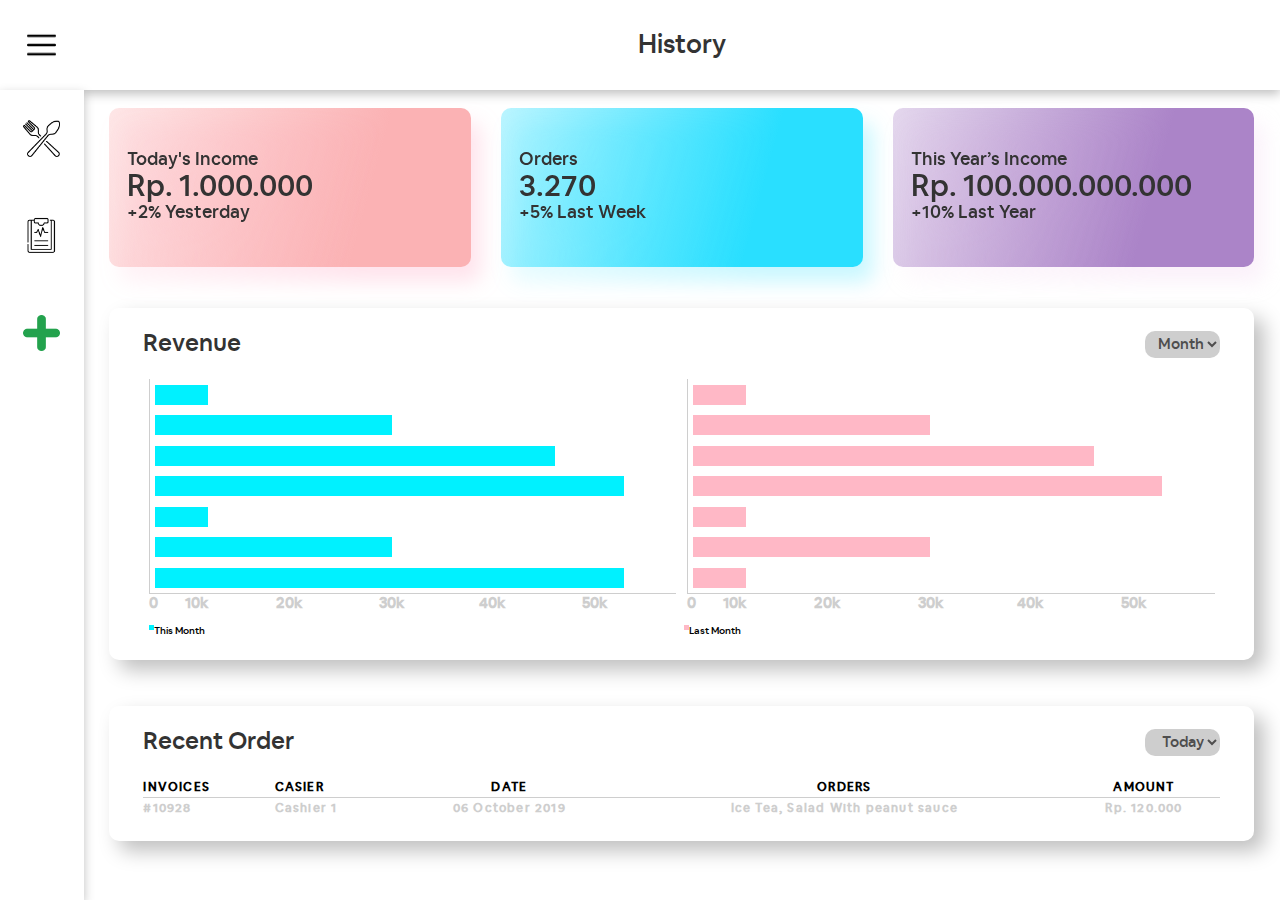
<file: history.html>
<!DOCTYPE html>
<html lang="en">

<head>
    <meta charset="UTF-8">
    <meta name="viewport" content="width=device-width, initial-scale=1.0">
    <link rel="stylesheet" href="./framework/bootstrap.min.css" type="text/css">
    <link rel="stylesheet" href="./assets/font/airbnb_font.css" type="text/css">
    <link rel="stylesheet" href="./css/history.css" type="text/css">
    <link rel="stylesheet" href="./css/responsive.css" type="text/css">
    <title>History</title>
</head>

<body>
    <header>
        <div class="left-header-container">
            <div class="menu">
                <img src="./assets/img/menu.png">
            </div>
            <div class="header-title">
                <h4>
                    History
                </h4>
            </div>
        </div>
    </header>
    <div class="main-container">
        <div class="left-sidebar-container">
            <div class="left-sidebar-items">
                <img src="./assets/img/fork.png">
            </div>
            <div class="left-sidebar-items">
                <img src="./assets/img/report.png">
            </div>
            <div class="left-sidebar-items">
                <img src="./assets/img/add.png">
            </div>
            <div class="blank">

            </div>
        </div>
        <div class="container-fluid">
            <div class="row">
                <div class="col-sm-6 col-md-4">
                    <div class="card card1">
                        <h4>
                            Today's Income
                        </h4>
                        <h2>
                            Rp. 1.000.000
                        </h2>
                        <h4>
                            +2% Yesterday
                        </h4>
                    </div>
                </div>
                <div class="col-sm-6 col-md-4">
                    <div class="card card2">
                        <h4>
                            Orders
                        </h4>
                        <h2>
                            3.270
                        </h2>
                        <h4>
                            +5% Last Week
                        </h4>
                    </div>
                </div>
                <div class="col-sm-12 col-md-4">
                    <div class="card card3">
                        <h4>
                            This Year’s Income
                        </h4>
                        <h2>
                            Rp. 100.000.000.000
                        </h2>
                        <h4>
                            +10% Last Year
                        </h4>
                    </div>
                </div>
            </div>
            <div class="row">
                <div class="col-sm-12 col-md-12">
                    <div class="chart-container">
                        <div class="row">
                            <div class="col-md-12">
                                <div class="title-container">
                                    <h3>Revenue</h3>
                                    <select class="month-select" name="month">
                                        <option value="month">Month</option>
                                    </select>
                                </div>
                            </div>
                            <div class="col-md-12">
                                <div class="chart-legend-container">
                                    <div class="chart-chart-container">
                                        <div class="chart chart1">
                                            <div class="value1 chart-value1">
                                                &nbsp;
                                            </div>
                                            <div class="value1 chart-value2">
                                                &nbsp;
                                            </div>
                                            <div class="value1 chart-value3">
                                                &nbsp;
                                            </div>
                                            <div class="value1 chart-value4">
                                                &nbsp;
                                            </div>
                                            <div class="value1 chart-value1">
                                                &nbsp;
                                            </div>
                                            <div class="value1 chart-value2">
                                                &nbsp;
                                            </div>
                                            <div class="value1 chart-value4">
                                                &nbsp;
                                            </div>
                                        </div>
                                        <div class="chart chart2">
                                            <div class="value2 chart-value1">
                                                &nbsp;
                                            </div>
                                            <div class="value2 chart-value2">
                                                &nbsp;
                                            </div>
                                            <div class="value2 chart-value3">
                                                &nbsp;
                                            </div>
                                            <div class="value2 chart-value4">
                                                &nbsp;
                                            </div>
                                            <div class="value2 chart-value1">
                                                &nbsp;
                                            </div>
                                            <div class="value2 chart-value2">
                                                &nbsp;
                                            </div>
                                            <div class="value2 chart-value1">
                                                &nbsp;
                                            </div>
                                        </div>
                                    </div>
                                    <div class="legend-container">
                                        <div class="legend-axis">
                                            <div class="legend-x1">
                                                <table class="legend-x1-value">
                                                    <tr>
                                                        <th>0</th>
                                                        <th>10k</th>
                                                        <th>20k</th>
                                                        <th>30k</th>
                                                        <th>40k</th>
                                                        <th>50k</th>
                                                    </tr>
                                                </table>
                                            </div>
                                            <div class="legend-x2">
                                                <table class="legend-x2-value">
                                                    <tr>
                                                        <th>0</th>
                                                        <th>10k</th>
                                                        <th>20k</th>
                                                        <th>30k</th>
                                                        <th>40k</th>
                                                        <th>50k</th>
                                                    </tr>
                                                </table>
                                            </div>
                                        </div>
                                        <div class="legend-label">
                                            <div style="display:flex; width:50%;">
                                                <div style="width:5px;height:5px;background: #00F1FF;">
                                                </div>
                                                <h4
                                                    style="display: block; font-size: 10px;line-height: 13px;color: #000000;">
                                                    This Month
                                                </h4>
                                            </div>
                                            <div style="display:flex;width:50%;">
                                                <div style="width:5px;height:5px;background: #FFB8C6;">
                                                </div>
                                                <h4
                                                    style="display: block; font-size: 10px;line-height: 13px;color: #000000;">
                                                    Last Month
                                                </h4>
                                            </div>
                                        </div>
                                    </div>
                                </div>
                            </div>
                        </div>
                    </div>
                </div>
            </div>
            <div class="row">
                <div class="col-md-12">
                    <div class="recent-order-container">
                        <div class="row">
                            <div class="col-md-12">
                                <div class="title-container">
                                    <h3>Recent Order</h3>
                                    <select class="month-select" name="month">
                                        <option value="year">Today</option>
                                    </select>
                                </div>
                            </div>
                            <div class="col-md-12">
                                <table class="order-table">
                                    <tr style="border-bottom: 1px solid #CECECE;">
                                        <th>INVOICES</th>
                                        <th>CASIER</th>
                                        <th style="text-align: center;">DATE</th>
                                        <th style="text-align: center;">ORDERS</th>
                                        <th style="text-align: center;">AMOUNT</th>
                                    </tr>
                                    <tr style="color: #CECECE;">
                                        <th>#10928</th>
                                        <th>Cashier 1</th>
                                        <th style="text-align: center;">06 October 2019</th>
                                        <th style="text-align: center;">Ice Tea, Salad With peanut sauce</th>
                                        <th style="text-align: center;">Rp. 120.000</th>
                                    </tr>
                                </table>
                            </div>
                        </div>
                    </div>
                </div>
            </div>
        </div>
    </div>
</body>

</html>
</file>
<file: assets/font/airbnb_font.css>
/*! Generated by Font Squirrel (https://www.fontsquirrel.com) on July 21, 2020 */



@font-face {
    font-family: 'airbnb_cereal_appmedium';
    src: url('airbnbcerealmedium-webfont.woff2') format('woff2'),
         url('airbnbcerealmedium-webfont.woff') format('woff');
    font-weight: normal;
    font-style: normal;

}




@font-face {
    font-family: 'airbnb_cereal_appextra_bold';
    src: url('airbnbcerealextrabold-webfont.woff2') format('woff2'),
         url('airbnbcerealextrabold-webfont.woff') format('woff');
    font-weight: normal;
    font-style: normal;

}




@font-face {
    font-family: 'airbnb_cereal_applight';
    src: url('airbnbcereallight-webfont.woff2') format('woff2'),
         url('airbnbcereallight-webfont.woff') format('woff');
    font-weight: normal;
    font-style: normal;

}




@font-face {
    font-family: 'airbnb_cereal_appblack';
    src: url('airbnbcerealblack-webfont.woff2') format('woff2'),
         url('airbnbcerealblack-webfont.woff') format('woff');
    font-weight: normal;
    font-style: normal;

}




@font-face {
    font-family: 'airbnb_cereal_appbold';
    src: url('airbnbcerealbold-webfont.woff2') format('woff2'),
         url('airbnbcerealbold-webfont.woff') format('woff');
    font-weight: normal;
    font-style: normal;

}




@font-face {
    font-family: 'airbnb_cereal_appbook';
    src: url('airbnbcerealbook-webfont.woff2') format('woff2'),
         url('airbnbcerealbook-webfont.woff') format('woff');
    font-weight: normal;
    font-style: normal;

}
</file>
<file: css/history.css>
* {
    box-sizing: border-box
}

body,div,h1,h2,h3,h4,h5,h6,html,li,ol,p,ul {
    margin: 0;
    padding: 0
}

body {
    font-family: 'airbnb_cereal_appmedium'
}

header {
    display: flex;
    transition: all .5s
}

.left-header-container {
    display: flex;
    width: 100vw;
    height: 10vh;
    background: #fff;
    box-shadow: 0 4px 10px rgba(0,0,0,.25)
}

.menu {
    width: 6.5%
}

.left-sidebar-items img,.menu img,.search img {
    height: 35%;
    width: 35.35%;
    position: absolute;
    top: 0;
    bottom: 0;
    left: 0;
    right: 0;
    margin: auto;
    object-fit: contain;
    transition: all .5s
}

.header-title,.menu,.search {
    height: 100%;
    position: relative
}

.header-title {
    width: 93.5%;
    text-align: center;
    display: table
}

.cart h4,.header-title h4 {
    font-size: 26px;
    vertical-align: middle;
    display: table-cell
}

.search {
    width: 10%
}

.left-sidebar-items img,.search img {
    transition: all .5
}

.right-header-container {
    width: 35vw;
    background: #fff;
    box-shadow: 0 4px 1px rgba(0,0,0,.25)
}

.cart {
    width: 100%;
    height: 100%;
    position: relative;
    display: table;
    text-align: center
}

.cart h4 {
    font-size: 25px
}

.badge-info {
    font-size: 20px;
    width: 25px;
    height: 25px;
    background: #57cad5
}

.main-container {
    display: flex;
    width: 100vw;
    height: 90vh;
    background-color: #fff
}

.left-sidebar-container {
    width: 7%;
    height: 100%;
    background: #fff;
    box-shadow: 0 4px 10px rgba(0,0,0,.25);
    display: flex;
    flex-direction: column
}

.left-sidebar-items {
    height: 12%;
    position: relative
}

.left-sidebar-items img {
    height: 40.61%;
    width: 44.04%;
    transition: all .5s
}

.container-fluid {
    width: 100%;
    height: 100%;
    overflow-y: auto;
    overflow-x: hidden;
    padding-left: 2%;
    padding-right: 2%
}

.content-item {
    width: 100%;
    height: 100%;
    display: flex;
    flex-direction: column;
    margin: auto
}

.content-image {
    width: 220px;
    height: 176px;
    margin: auto;
    position: relative
}

.content-image img {
    width: 100%;
    height: 100%;
    border-radius: 10px 10px 0 0;
    margin-top: 20px;
    left: 40%;
    object-fit: cover
}

.content-text {
    width: 100%;
    height: 45px;
    margin: 25px auto 20px 0
}

.content-text h4,.content-text p {
    width: 100%;
    font-size: 25px;
    text-align: center
}

.content-text h4 {
    font-family: 'airbnb_cereal_applight';
    font-weight: 400
}

.content-text p {
    font-weight: 700
}

.right-sidebar-container {
    width: 35%;
    height: 100%;
    background: #fff;
    border: 1px solid #cecece
}

.right-sidebar-content {
    text-align: center;
    margin-top: 50px
}

.right-sidebar-content h4 {
    font-size: 30px
}

.right-sidebar-content p {
    padding: 0 10px;
    font-size: 20px;
    color: #cecece
}

.right-sidebar-content img {
    height: 40%;
    width: 40%;
    object-fit: contain
}

.card {
    margin-top: 5%;
    margin-bottom: 5%;
    padding: 12% 5%
}

.card1 {
    background: linear-gradient(285.38deg,#fbb2b4 30.05%,rgba(255,143,178,0) 133.19%);
    filter: drop-shadow(10px 15px 10px rgba(255,143,178,.25))
}

.card1,.card2,.card3 {
    border-radius: 10px
}

.card2 {
    background: linear-gradient(285.38deg,#29dfff 30.05%,rgba(41,223,255,0) 133.19%);
    filter: drop-shadow(10px 15px 10px rgba(41,223,255,.25))
}

.card3 {
    background: linear-gradient(285.38deg,#ab84c8 30.05%,rgba(241,201,236,0) 133.19%);
    filter: drop-shadow(10px 15px 10px rgba(241,201,236,.25))
}

.chart-container {
    background: #fff;
    box-shadow: 10px 10px 20px rgba(0,0,0,.25);
    border-radius: 10px;
    margin: 2% 0;
    padding: 2% 3%
}

.title-container {
    display: flex;
    margin-bottom: 2%
}

.chart-container h3,.recent-order-container h3 {
    width: 93%;
    display: table-cell
}

.month-select {
    width: 7%;
    vertical-align: middle;
    text-align: right;
    font-size: 15px;
    line-height: 20px;
    color: #4f4e4e;
    background: #cecece;
    border-radius: 10px;
    border-width: 0
}

.chart-legend-container {
    display: flex;
    flex-direction: column
}

.chart-chart-container,.legend-axis {
    display: flex
}

.legend-x1,.legend-x2 {
    width: 50%;
    margin-left: .5%
}

.legend-x1-value,.legend-x2-value {
    width: 100%;
    font-size: 15px;
    line-height: 20px;
    color: #cecece
}

.chart {
    display: flex;
    flex-direction: column;
    width: 100%
}

.chart1,.chart2 {
    border-bottom: 1px solid #cecece;
    border-left: 1px solid #cecece;
    margin-left: .5%;
    margin-right: .5%
}

.value1,.value2 {
    position: relative;
    bottom: 0;
    border-width: 0;
    height: 12.287%;
    display: block;
    background-color: #00f1ff;
    margin: 1%
}

.value2 {
    background-color: #ffb8c6
}

.chart-value1 {
    width: 10%
}

.chart-value2 {
    width: 45%
}

.chart-value3 {
    width: 76%
}

.chart-value4 {
    width: 89%
}

.legend-label {
    display: flex;
    margin-left: .5%;
    margin-top: 1%
}

.recent-order-container {
    background: #fff;
    box-shadow: 10px 10px 20px rgba(0,0,0,.25);
    border-radius: 10px;
    margin: 2% 0;
    padding: 2% 3%
}

.order-table {
    width: 100%;
    font-size: 12px;
    line-height: 20px;
    letter-spacing: .1em;
    font-weight: 400;
    color: #000
}
</file>
<file: css/responsive.css>
@media all and (max-width:1280px) {
    .checked-item {
        left: 10px
    }
}

@media all and (max-width:1199px) {
    .checked-item {
        left: 0px
    }

    .checkout-content h3,.checkout-content h4,.form-content h2 {
        font-size: 18px
    }

    .form-content h1 {
        font-size: 24px
    }
}

@media all and (max-width:991px) {
    .form-content h1,.header-title h4 {
        font-size: 24px
    }

    .container-fluid {
        width: 65%
    }

    .checked-item {
        left: 0px
    }

    .checkout-content h3,.checkout-content h4,.form-content h2 {
        font-size: 18px
    }

    .additem-btn,.btn-confirm {
        font-size: 18px;
        line-height: 46px
    }

    .additem-btn {
        line-height: 39px
    }

    .left-sidebar-container {
        display: none
    }
}

@media all and (max-width:767px) {
    .menu {
        width: 20%
    }

    .left-header-container {
        width: 100vw
    }

    .header-title {
        width: 60%;
        font-size: 20px
    }

    .search {
        width: 20%
    }

    .left-sidebar-container {
        display: none
    }

    .container-fluid {
        overflow-x: hidden
    }

    .right-sidebar-container {
        display: none
    }

    .checkout-content h3,.checkout-content h4 {
        font-size: 14px
    }

    .form-content h1 {
        font-size: 24px
    }

    .form-content h2 {
        font-size: 16px
    }

    .additem-btn,.btn-confirm {
        font-size: 16px;
        line-height: 46px
    }

    .additem-btn {
        line-height: 39px
    }

    .right-header-container {
        display: none
    }
}

@media all and (max-width:576px) {
    .left-header-container {
        width: 100vw
    }

    .header-title h4 {
        font-size: 18px
    }

    .container-fluid {
        width: 100%;
        height: 100%;
        overflow-y: auto
    }

    .content-text h4,.content-text p {
        font-size: 20px
    }

    .right-header-container,.right-sidebar-container {
        display: none
    }

    .checkout-content h3,.checkout-content h4 {
        font-size: 10px
    }

    .form-content h1 {
        font-size: 24px
    }

    .form-content h2 {
        font-size: 14px
    }

    .additem-btn,.btn-confirm {
        font-size: 14px;
        line-height: 46px
    }

    .additem-btn {
        line-height: 39px
    }
}
</file>
